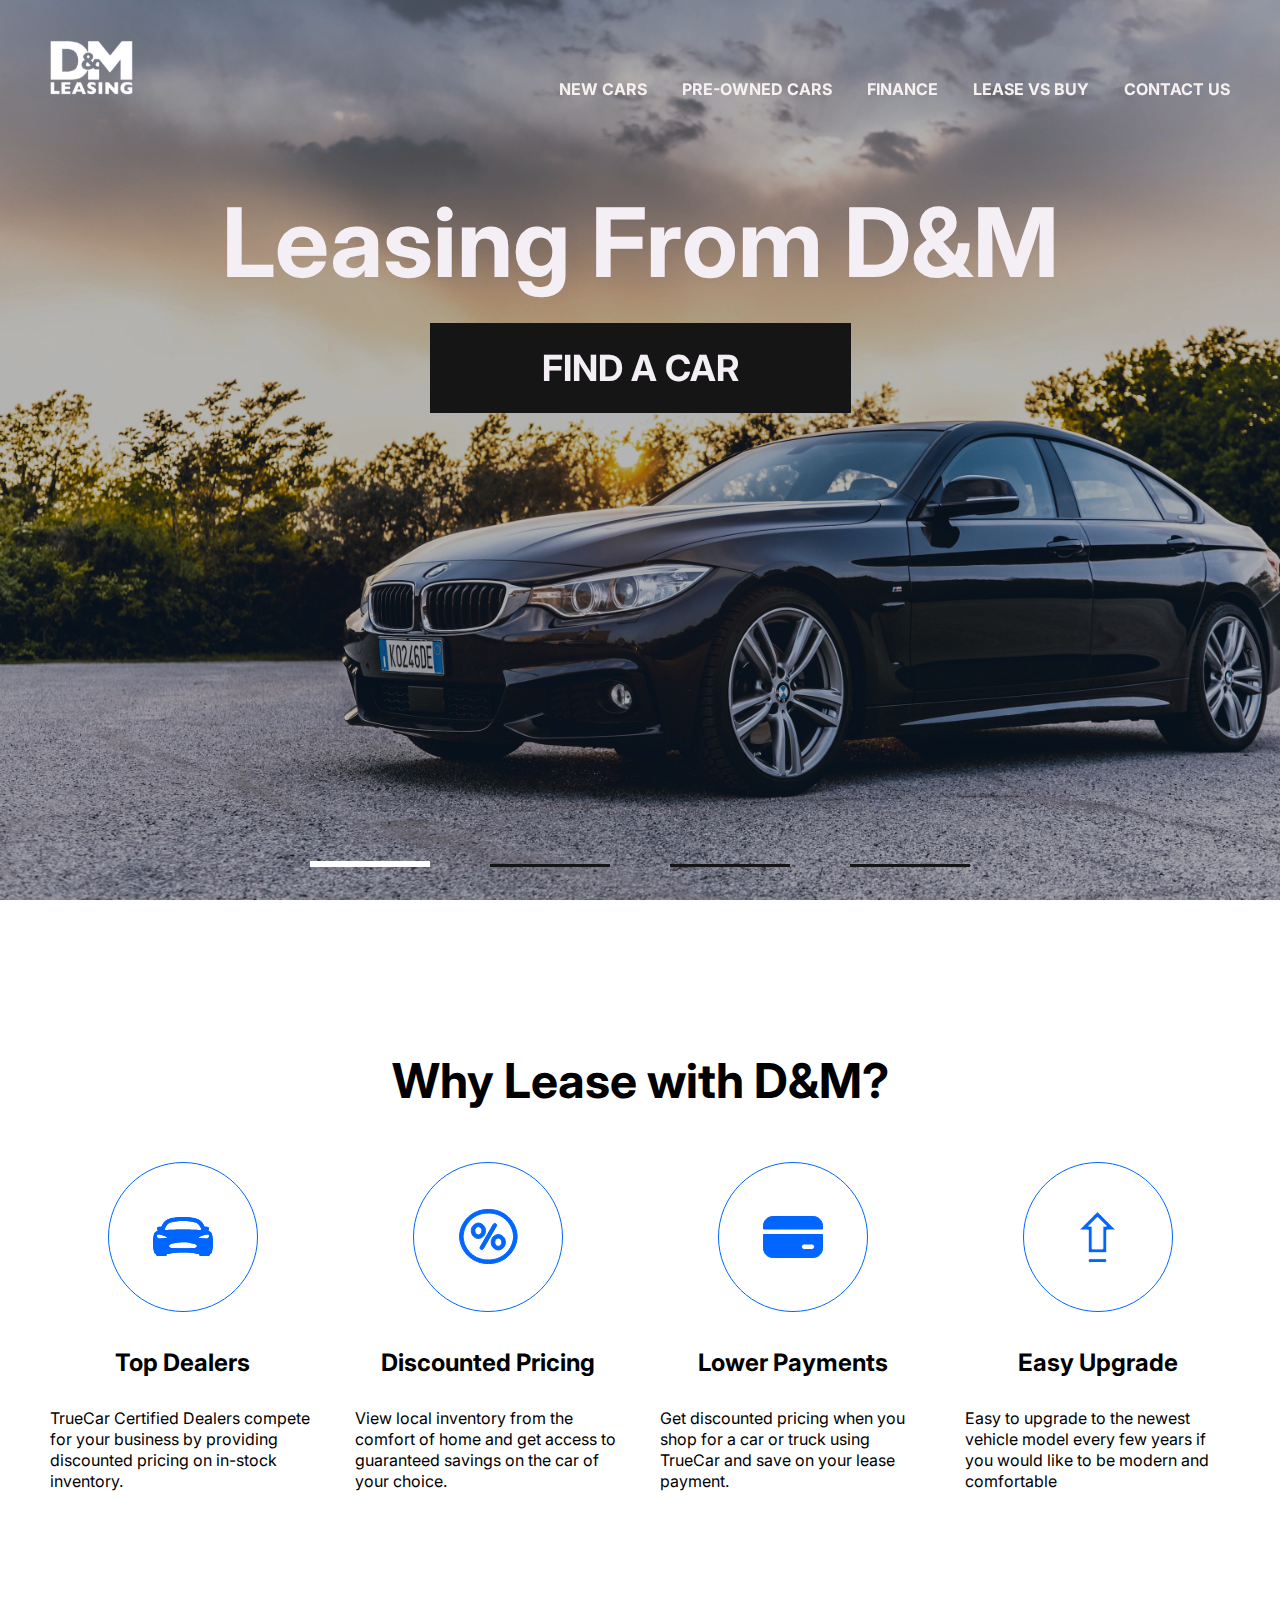
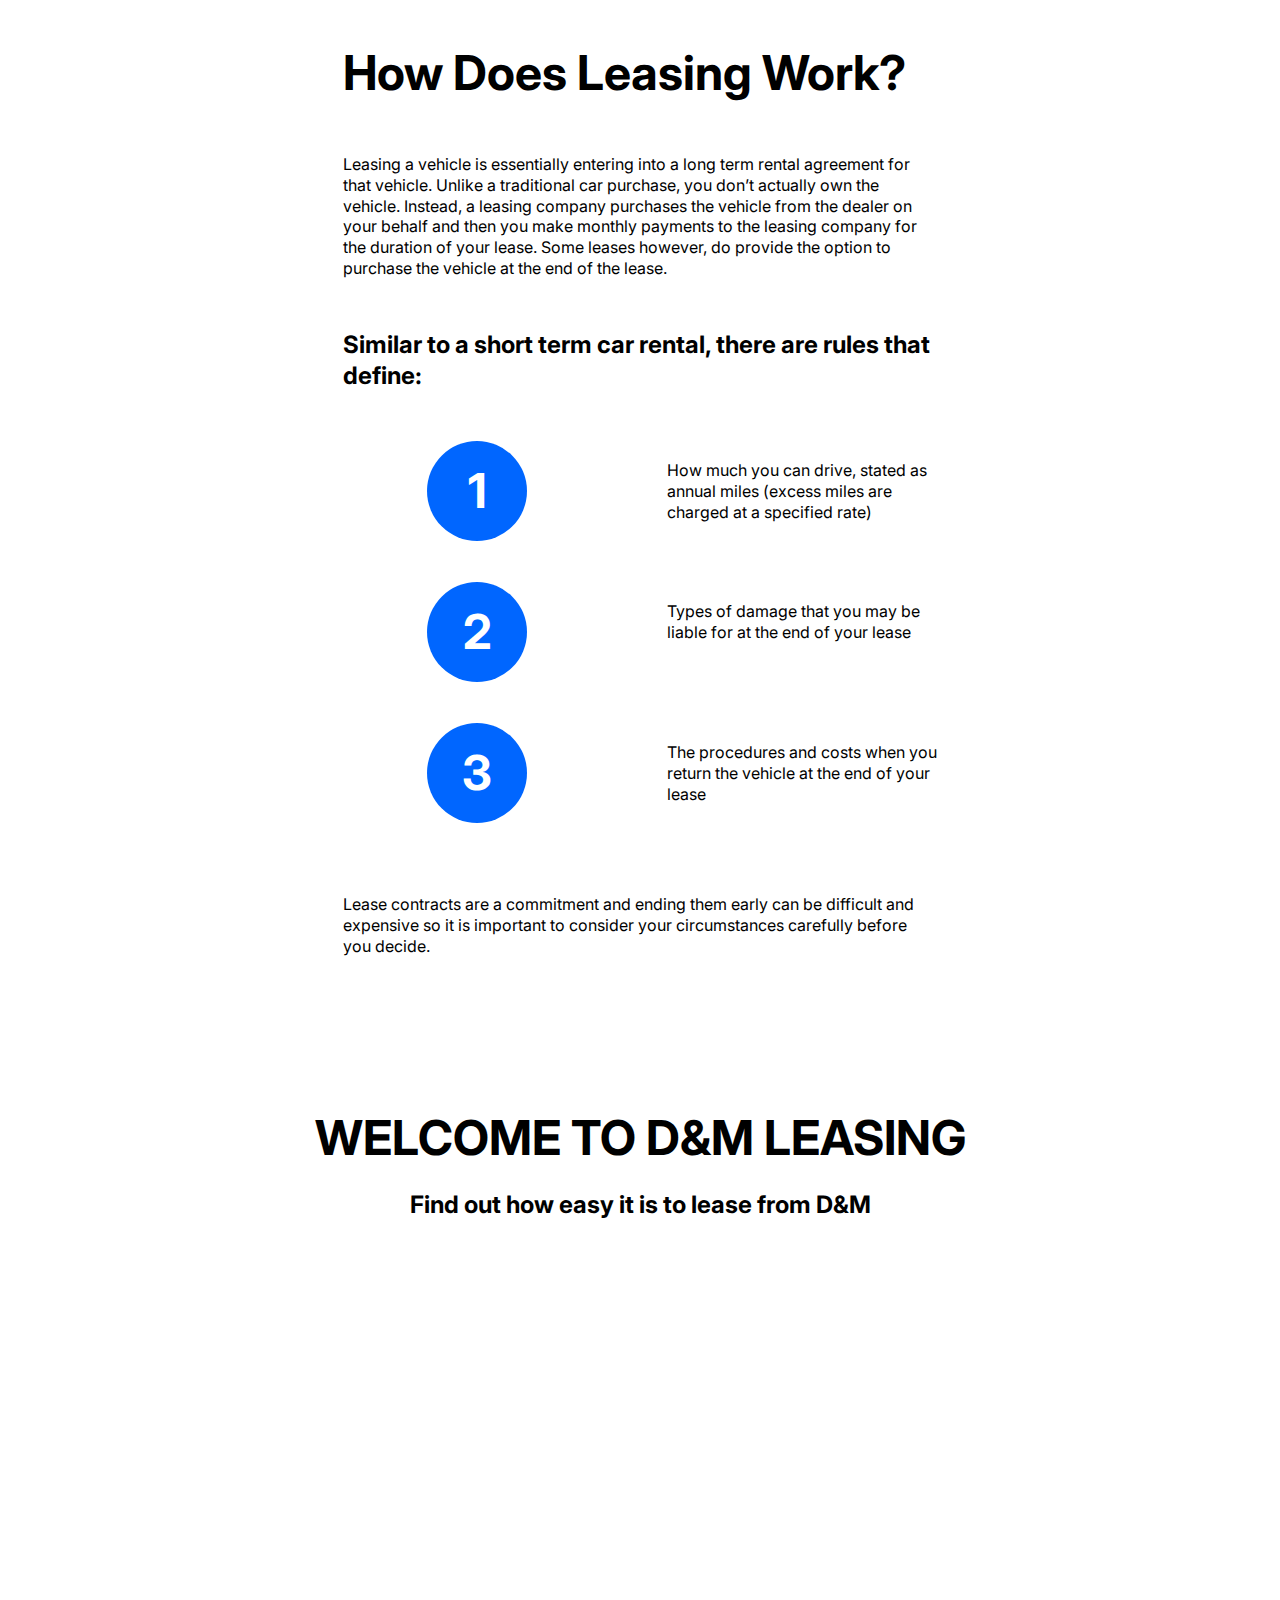
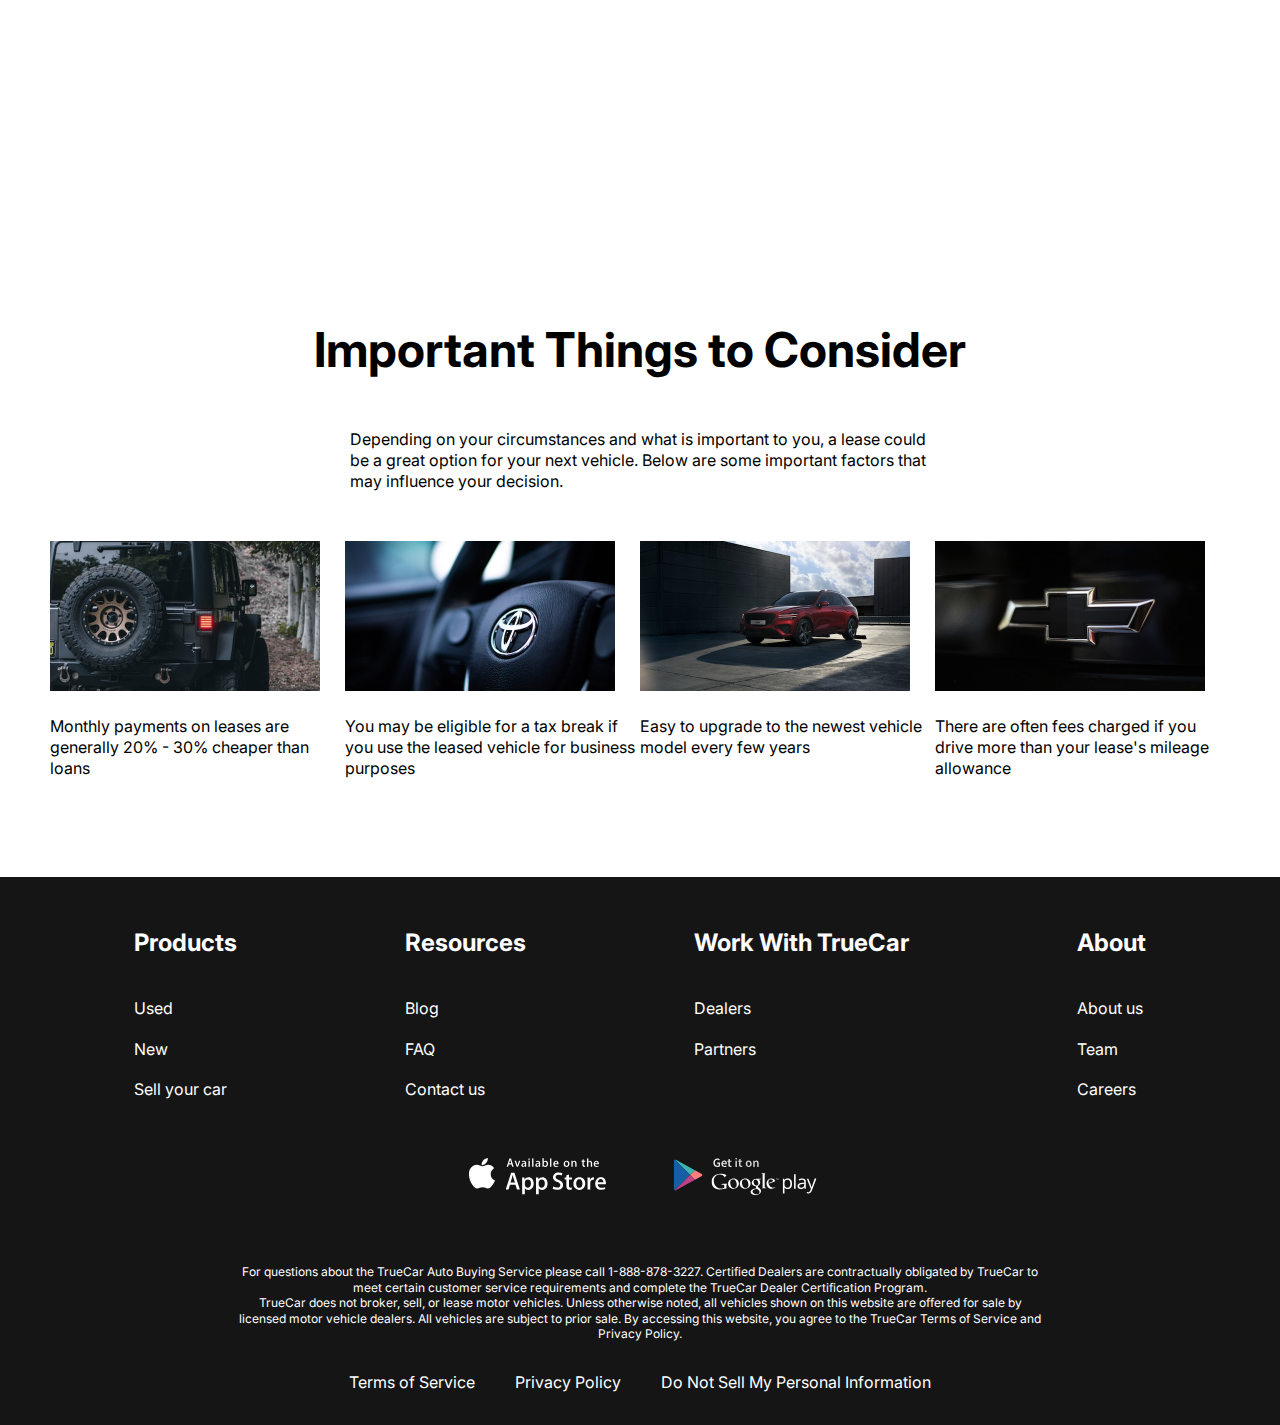
<file: index.html>
<!DOCTYPE html>
<html lang="en">
  <head>
    <meta charset="UTF-8" />
    <meta http-equiv="X-UA-Compatible" content="IE=edge" />
    <meta name="viewport" content="width=device-width, initial-scale=1.0" />
    <title>Document</title>
    <link rel="preconnect" href="https://fonts.googleapis.com" />
    <link rel="preconnect" href="https://fonts.gstatic.com" crossorigin />
    <link
      href="https://fonts.googleapis.com/css2?family=Inter:wght@400;700&display=swap"
      rel="stylesheet"
    />
    <link
      rel="stylesheet"
      href="https://cdn.jsdelivr.net/npm/swiper@9/swiper-bundle.min.css"
    />
    <link rel="stylesheet" href="css/style.css" />
  </head>
  <body>
    <div class="wrapper">
      <header class="header header-main">
        <div class="container">
          <div class="header__inner">
            <a href="#" class="logo">
              <img src="images/logo.svg" alt="" class="logo__img" />
            </a>
            <nav class="menu">
              <ul class="menu__list">
                <li class="menu__list-item">
                  <a href="" class="menu__list-link">NEW CARS</a>
                </li>
                <li class="menu__list-item">
                  <a href="" class="menu__list-link">PRE-OWNED CARS</a>
                </li>
                <li class="menu__list-item">
                  <a href="" class="menu__list-link">FINANCE</a>
                </li>
                <li class="menu__list-item">
                  <a href="" class="menu__list-link">LEASE VS BUY</a>
                </li>
                <li class="menu__list-item">
                  <a href="" class="menu__list-link">CONTACT US</a>
                </li>
              </ul>
            </nav>
          </div>
        </div>
      </header>
      <main class="main">
        <section class="top">
          <div class="container">
            <h1 class="title">Leasing From D&M</h1>
            <a href="#" class="top__link">FIND A CAR</a>
          </div>
        </section>
        <div class="slider">
          <div class="swiper">
            <div class="swiper-wrapper">
              <div class="swiper-slide" style="background-image: url(images/slide-1.jpg)"></div>
              <div class="swiper-slide" style="background-image: url(images/slide-2.jpg)"></div>
              <div class="swiper-slide" style="background-image: url(images/slide-1.jpg)"></div>
              <div class="swiper-slide" style="background-image: url(images/slide-2.jpg)"></div>
            </div>
            </div>
            <div class="swiper-pagination"></div>
          </div>
        </div>
        <section class="why-lease">
          <div class="container">
            <h2 class="section-title">
              Why Lease with D&M?
            </h2>
            <ul class="why-lease__list">
              <li class="why-lease__item">
              <img src="images/why-lease-1.svg" alt="" class="why-lease__item-img" >
              <h3 class="why-lease__item-title">
                Top Dealers
              </h3>
              <p class="why-lease__item-text">TrueCar Certified Dealers compete for your business by providing discounted pricing on in-stock inventory.</p>
            </li>
              <li class="why-lease__item">
              <img src="images/why-lease-2.svg" alt="" class="why-lease__item-img" >
              <h3 class="why-lease__item-title">
                Discounted Pricing
              </h3>
              <p class="why-lease__item-text">View local inventory from the comfort of home and get access to guaranteed savings on the car of your choice.</p>
            </li>
              <li class="why-lease__item">
              <img src="images/why-lease-3.svg" alt="" class="why-lease__item-img" >
              <h3 class="why-lease__item-title">
                Lower Payments
              </h3>
              <p class="why-lease__item-text">Get discounted pricing when you shop for a car or truck using TrueCar and save on your lease payment.</p>
            </li>
              <li class="why-lease__item">
              <img src="images/why-lease-4.svg" alt="" class="why-lease__item-img" >
              <h3 class="why-lease__item-title">
                Easy Upgrade
              </h3>
              <p class="why-lease__item-text">Easy to upgrade to the newest vehicle model every few years if you would like to be modern and comfortable</p>
            </li>
            </ul>
          </div>
        </section>
        <secton class="how-does">
          <div class="container">
            <div class="how-does__inner">
              <h1 class="how-does__title">How Does Leasing Work?</h1>
              <p class="how-does__text">Leasing a vehicle is essentially entering into a long term rental agreement for that vehicle. Unlike a traditional car purchase, you don’t actually own the vehicle. Instead, a leasing company purchases the vehicle from the dealer on your behalf and then you make monthly payments to the leasing company for the duration of your lease. Some leases however, do provide the option to purchase the vehicle at the end of the lease.</p>
              <h2 class="how-does__subtitle">Similar to a short term car rental, there are rules that define:</h2>
              <ol class="how-does__list">
                <li class="how-does__item">
                  How much you can drive, stated as annual miles (excess miles are charged at a specified rate)
                </li>
                <li class="how-does__item">
                  Types of damage that you may be liable for at the end of your lease
                </li>
                <li class="how-does__item">
                  The procedures and costs when you return the vehicle at the end of your lease
                </li>
              </ol>
              <p class="how-does__text">Lease contracts are a commitment and ending them early can be difficult and expensive so it is important to consider your circumstances carefully before you decide.</p>
            </div>
            
          </div>
        </secton>
        <section class="video">
          <div class="video__inner">
            <div class="container">
              <h1 class="video__title">
                WELCOME TO D&M LEASING
              </h1>
              <h2 class="video__subtitle">
                Find out how easy it is to lease from D&M
              </h2>
              <iframe class="video__content" width="1000" height="500" src="https://www.youtube.com/embed/IczChzK6L-M?controls=0" title="YouTube video player" frameborder="0" allow="accelerometer; autoplay; clipboard-write; encrypted-media; gyroscope; picture-in-picture; web-share" allowfullscreen></iframe>
          </div>
          </div>
        </section>
        <section class="important">
          <div class="container">
            <h1 class="important__title">
              Important Things to Consider
            </h1>
            <p class="important__text">
              Depending on your circumstances and what is important to you, a lease could be a great option for your next vehicle. Below are some important factors that may influence your decision.
            </p>
            <ul class="important__list">
              <li class="important__item">
                <img src="images/imp-1.jpg" alt="" class="important__item-img">
              <p class="important__item-text">
                Monthly payments on leases are generally 20% - 30% cheaper than loans
              </p>
            </li>
              <li class="important__item">
                <img src="images/imp-2.jpg" alt="" class="important__item-img">
              <p class="important__item-text">
                You may be eligible for a tax break if you use the leased vehicle for business purposes
              </p>
            </li>
              <li class="important__item">
                <img src="images/imp-3.jpg" alt="" class="important__item-img">
              <p class="important__item-text">
                Easy to upgrade to the newest vehicle model every few years
              </p>
            </li>
              <li class="important__item">
                <img src="images/imp-4.jpg" alt="" class="important__item-img">
              <p class="important__item-text">
                There are often fees charged if you drive more than your lease's mileage allowance
              </p>
            </li>
            </ul>
          </div>
        </section>
      </main>

      <footer class="footer">
        <div class="container">
          <nav class="footer__menu">
            <ul class="footer__menu-list">
              <li class="footer__menu-item">
                <p class="footer__menu-title">Products</p>
              </li>
              <li class="footer__menu-item">
                <a href="#" class="footer__menu-link">Used</a>
              </li>
              <li class="footer__menu-item">
                <a href="#" class="footer__menu-link">New</a>
              </li>
              <li class="footer__menu-item">
                <a href="#" class="footer__menu-link">Sell your car</a>
              </li>
            </ul>
            <ul class="footer__menu-list">
              <li class="footer__menu-item">
                <p class="footer__menu-title">Resources</p>
              </li>
              <li class="footer__menu-item">
                <a href="#" class="footer__menu-link">Blog</a>
              </li>
              <li class="footer__menu-item">
                <a href="#" class="footer__menu-link">FAQ</a>
              </li>
              <li class="footer__menu-item">
                <a href="#" class="footer__menu-link">Contact us</a>
              </li>
            </ul>
            <ul class="footer__menu-list">
              <li class="footer__menu-item">
                <p class="footer__menu-title">Work With TrueCar</p>
              </li>
              <li class="footer__menu-item">
                <a href="#" class="footer__menu-link">Dealers</a>
              </li>
              <li class="footer__menu-item">
                <a href="#" class="footer__menu-link">Partners</a>
              </li>
            </ul>
            <ul class="footer__menu-list">
              <li class="footer__menu-item">
                <p class="footer__menu-title">About</p>
              </li>
              <li class="footer__menu-item">
                <a href="#" class="footer__menu-link">About us</a>
              </li>
              <li class="footer__menu-item">
                <a href="#" class="footer__menu-link">Team</a>
              </li>
              <li class="footer__menu-item">
                <a href="#" class="footer__menu-link">Careers</a>
              </li>
            </ul>
          </nav>
          <ul class="app">
            <li class="app__item">
              <a href="#" class="app__item-link">
                <img src="images/appstore.svg" alt="" class="app__item-img" />
              </a>
            </li>
            <li class="app__item">
              <a href="#" class="app__item-link">
                <img src="images/googleplay.svg" alt="" class="app__item-img" />
              </a>
            </li>
          </ul>
          <div class="footer__copy">
            <p class="footer__copy-text">
              For questions about the TrueCar Auto Buying Service please call
              1-888-878-3227. Certified Dealers are contractually obligated by
              TrueCar to meet certain customer service requirements and complete
              the TrueCar Dealer Certification Program.
            </p>
            <p class="footer__copy-text">
              TrueCar does not broker, sell, or lease motor vehicles. Unless
              otherwise noted, all vehicles shown on this website are offered
              for sale by licensed motor vehicle dealers. All vehicles are
              subject to prior sale. By accessing this website, you agree to the
              TrueCar Terms of Service and Privacy Policy.
            </p>
          </div>
          <nav class="copy__nav">
            <ul class="copy__nav-list">
              <li class="copy__nav-item">
                <a href="#" class="copy__nav-link">Terms of Service</a>
              </li>
              <li class="copy__nav-item">
                <a href="#" class="copy__nav-link">Privacy Policy</a>
              </li>
              <li class="copy__nav-item">
                <a href="#" class="copy__nav-link"
                  >Do Not Sell My Personal Information</a
                >
              </li>
            </ul>
          </nav>
        </div>
      </footer>
    </div>

    <script src="js/swiper-bundle.min.js"></script>
    <script src="js/main.js"></script>
  </body>
</html>
</file>
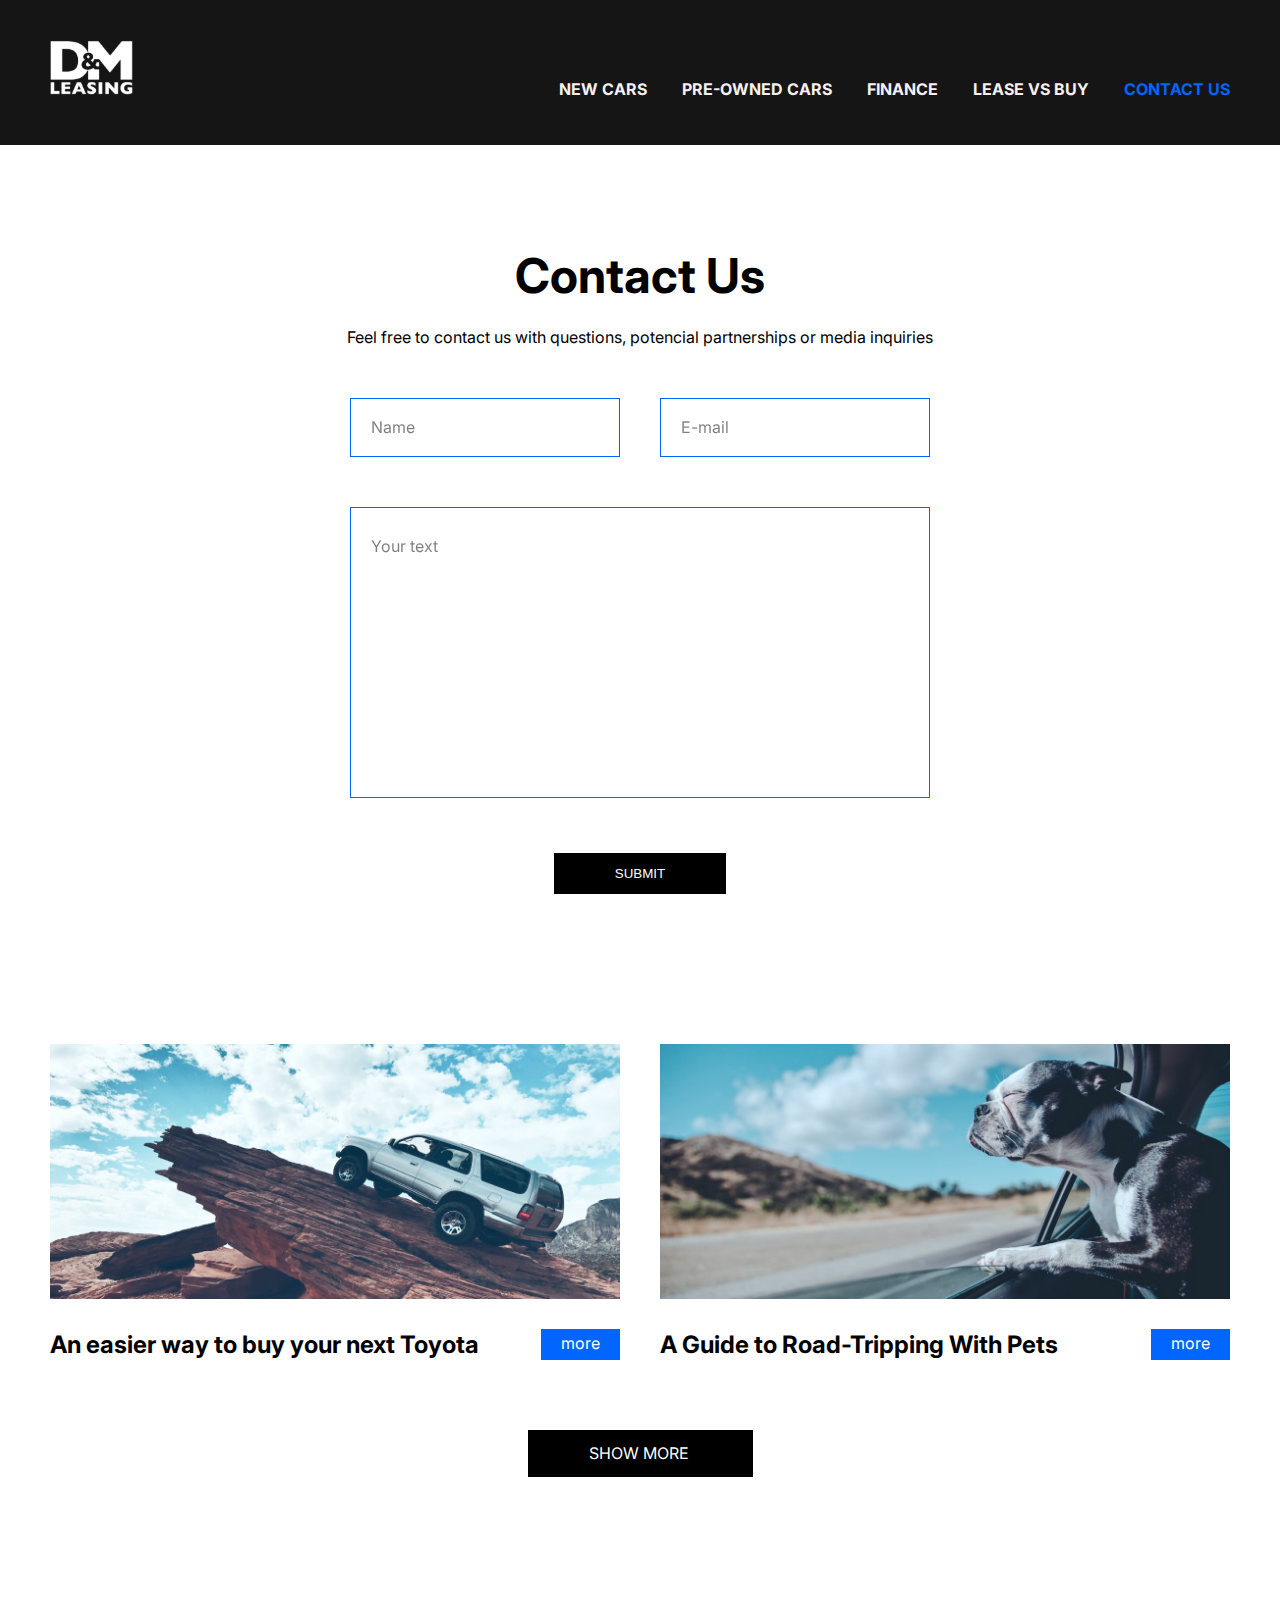
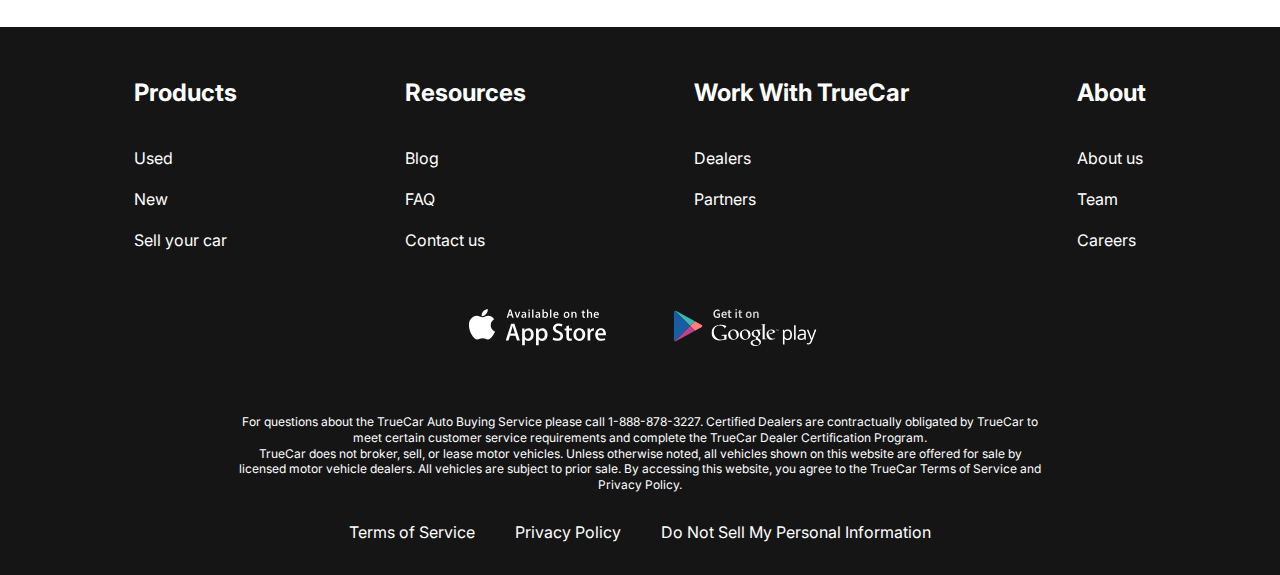
<file: contacts.html>
<!DOCTYPE html>
<html lang="en">
  <head>
    <meta charset="UTF-8" />
    <meta http-equiv="X-UA-Compatible" content="IE=edge" />
    <meta name="viewport" content="width=device-width, initial-scale=1.0" />
    <title>Document</title>
    <link rel="preconnect" href="https://fonts.googleapis.com" />
    <link rel="preconnect" href="https://fonts.gstatic.com" crossorigin />
    <link
      href="https://fonts.googleapis.com/css2?family=Inter:wght@400;700&display=swap"
      rel="stylesheet"
    />
    <link rel="stylesheet" href="css/style.css" />
  </head>
  <body>
    <div class="wrapper">
      <header class="header">
        <div class="container">
          <div class="header__inner">
            <a href="index.html" class="logo">
              <img src="images/logo.svg" alt="" class="logo__img" />
            </a>
            <nav class="menu">
              <button class="menu__btn">
                <span></span>
                <span></span>
                <span></span>
              </button>
              <ul class="menu__list">
                <li class="menu__list-item">
                  <a href="new-cars.html" class="menu__list-link">NEW CARS</a>
                </li>
                <li class="menu__list-item">
                  <a href="" class="menu__list-link">PRE-OWNED CARS</a>
                </li>
                <li class="menu__list-item">
                  <a href="" class="menu__list-link">FINANCE</a>
                </li>
                <li class="menu__list-item">
                  <a href="" class="menu__list-link">LEASE VS BUY</a>
                </li>
                <li class="menu__list-item">
                  <a href="" class="menu__list-link menu__list-link--active"
                    >CONTACT US</a
                  >
                </li>
              </ul>
            </nav>
          </div>
        </div>
      </header>
      <main class="main">
        <section class="contacts">
          <div class="container">
            <h1 class="contacts__title section-title">Contact Us</h1>
            <p class="contacts__text">
              Feel free to contact us with questions, potencial partnerships or
              media inquiries
            </p>
            <form action="#" class="form">
              <div class="form__input-outer">
                <input type="text" class="form__input" placeholder="Name" />
                <input type="email" class="form__input" placeholder="E-mail" />
              </div>
              <textarea
                class="form__textarea"
                placeholder="Your text"
              ></textarea>
              <button type="submit" class="form__btn">SUBMIT</button>
            </form>
          </div>
        </section>
        <section class="blog">
          <div class="container">
            <div class="blog__items">
              <div class="blog__item">
                <img src="images/blog-1.jpg" alt="" class="blog__item-img" />
                <h4 class="blog__item-title">
                  An easier way to buy your next Toyota
                </h4>
                <a href="#" class="blog__item-link">more</a>
              </div>
              <div class="blog__item">
                <img src="images/blog-2.jpg" alt="" class="blog__item-img" />
                <h4 class="blog__item-title">
                  A Guide to Road-Tripping With Pets
                </h4>
                <a href="#" class="blog__item-link">more</a>
              </div>
            </div>
            <a href="#" class="showmore-link">SHOW MORE</a>
          </div>
        </section>
      </main>
      <footer class="footer">
        <div class="container">
          <nav class="footer__menu">
            <ul class="footer__menu-list">
              <li class="footer__menu-item">
                <p class="footer__menu-title">Products</p>
              </li>
              <li class="footer__menu-item">
                <a href="#" class="footer__menu-link">Used</a>
              </li>
              <li class="footer__menu-item">
                <a href="#" class="footer__menu-link">New</a>
              </li>
              <li class="footer__menu-item">
                <a href="#" class="footer__menu-link">Sell your car</a>
              </li>
            </ul>
            <ul class="footer__menu-list">
              <li class="footer__menu-item">
                <p class="footer__menu-title">Resources</p>
              </li>
              <li class="footer__menu-item">
                <a href="#" class="footer__menu-link">Blog</a>
              </li>
              <li class="footer__menu-item">
                <a href="#" class="footer__menu-link">FAQ</a>
              </li>
              <li class="footer__menu-item">
                <a href="#" class="footer__menu-link">Contact us</a>
              </li>
            </ul>
            <ul class="footer__menu-list">
              <li class="footer__menu-item">
                <p class="footer__menu-title">Work With TrueCar</p>
              </li>
              <li class="footer__menu-item">
                <a href="#" class="footer__menu-link">Dealers</a>
              </li>
              <li class="footer__menu-item">
                <a href="#" class="footer__menu-link">Partners</a>
              </li>
            </ul>
            <ul class="footer__menu-list">
              <li class="footer__menu-item">
                <p class="footer__menu-title">About</p>
              </li>
              <li class="footer__menu-item">
                <a href="#" class="footer__menu-link">About us</a>
              </li>
              <li class="footer__menu-item">
                <a href="#" class="footer__menu-link">Team</a>
              </li>
              <li class="footer__menu-item">
                <a href="#" class="footer__menu-link">Careers</a>
              </li>
            </ul>
          </nav>
          <ul class="app">
            <li class="app__item">
              <a href="#" class="app__item-link">
                <img src="images/appstore.svg" alt="" class="app__item-img" />
              </a>
            </li>
            <li class="app__item">
              <a href="#" class="app__item-link">
                <img src="images/googleplay.svg" alt="" class="app__item-img" />
              </a>
            </li>
          </ul>
          <div class="footer__copy">
            <p class="footer__copy-text">
              For questions about the TrueCar Auto Buying Service please call
              1-888-878-3227. Certified Dealers are contractually obligated by
              TrueCar to meet certain customer service requirements and complete
              the TrueCar Dealer Certification Program.
            </p>
            <p class="footer__copy-text">
              TrueCar does not broker, sell, or lease motor vehicles. Unless
              otherwise noted, all vehicles shown on this website are offered
              for sale by licensed motor vehicle dealers. All vehicles are
              subject to prior sale. By accessing this website, you agree to the
              TrueCar Terms of Service and Privacy Policy.
            </p>
          </div>
          <nav class="copy__nav">
            <ul class="copy__nav-list">
              <li class="copy__nav-item">
                <a href="#" class="copy__nav-link">Terms of Service</a>
              </li>
              <li class="copy__nav-item">
                <a href="#" class="copy__nav-link">Privacy Policy</a>
              </li>
              <li class="copy__nav-item">
                <a href="#" class="copy__nav-link"
                  >Do Not Sell My Personal Information</a
                >
              </li>
            </ul>
          </nav>
        </div>
      </footer>
    </div>
    <script src="js/main.js"></script>
  </body>
</html>
</file>
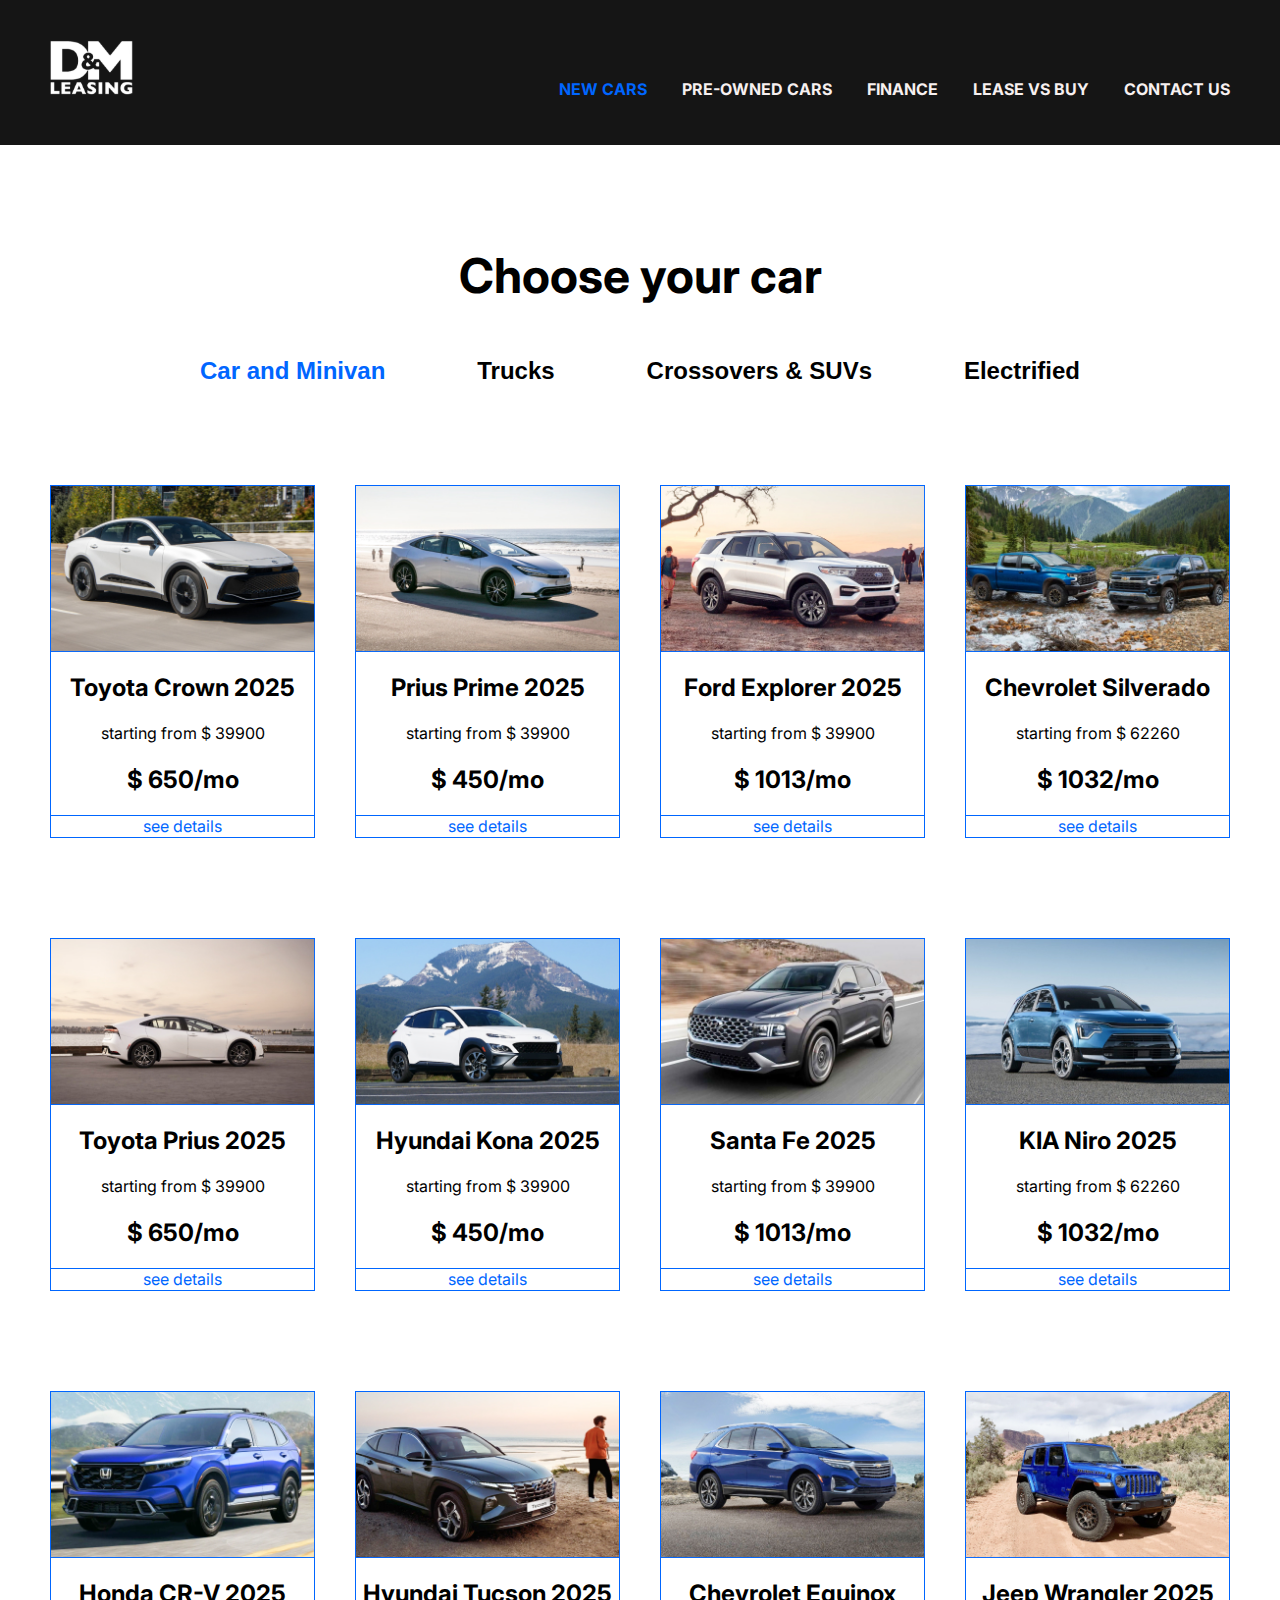
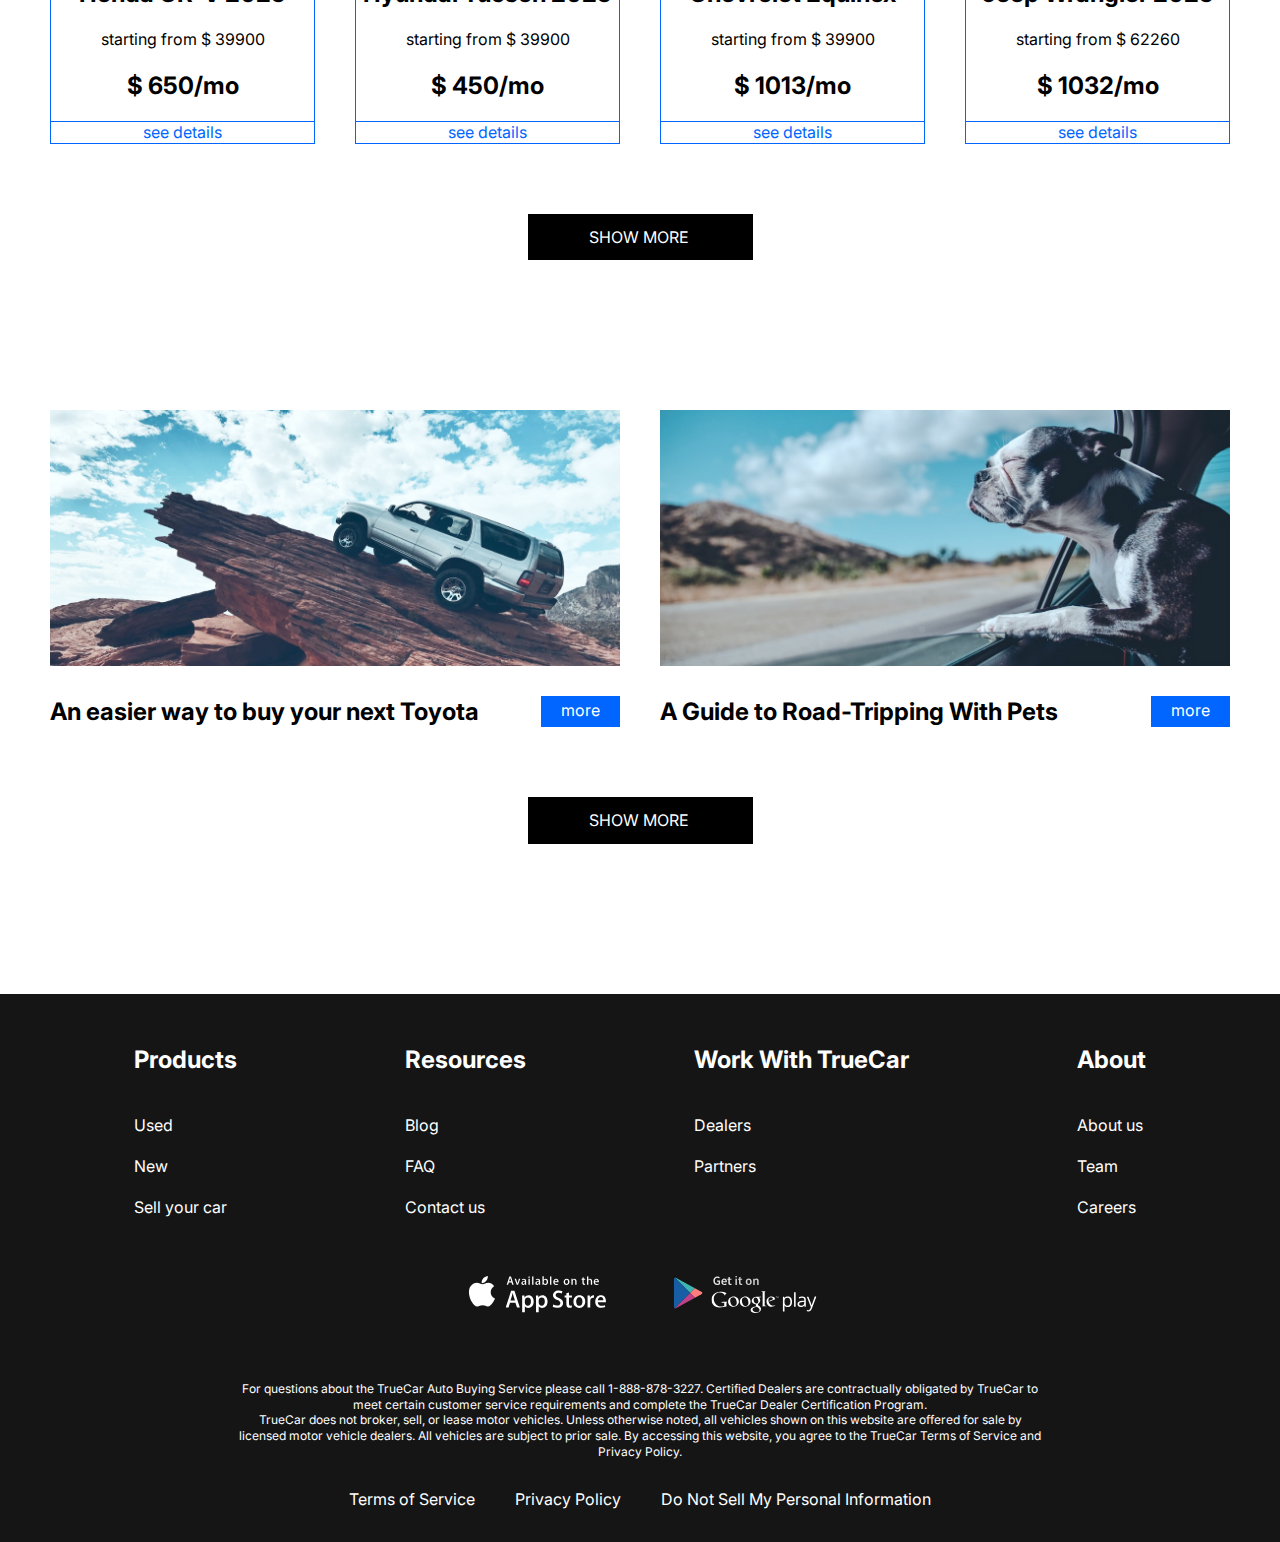
<file: new-cars.html>
<!DOCTYPE html>
<html lang="en">
  <head>
    <meta charset="UTF-8" />
    <meta http-equiv="X-UA-Compatible" content="IE=edge" />
    <meta name="viewport" content="width=device-width, initial-scale=1.0" />
    <title>Document</title>
    <link rel="preconnect" href="https://fonts.googleapis.com" />
    <link rel="preconnect" href="https://fonts.gstatic.com" crossorigin />
    <link
      href="https://fonts.googleapis.com/css2?family=Inter:wght@400;700&display=swap"
      rel="stylesheet"
    />
    <link rel="stylesheet" href="css/style.css" />
  </head>
  <body>
    <div class="wrapper">
      <header class="header">
        <div class="container">
          <div class="header__inner">
            <a href="index.html" class="logo">
              <img src="images/logo.svg" alt="" class="logo__img" />
            </a>
            <nav class="menu">
              <button class="menu__btn">
                <span></span>
                <span></span>
                <span></span>
              </button>
              <ul class="menu__list">
                <li class="menu__list-item">
                  <a href="" class="menu__list-link menu__list-link--active"
                    >NEW CARS</a
                  >
                </li>
                <li class="menu__list-item">
                  <a href="" class="menu__list-link">PRE-OWNED CARS</a>
                </li>
                <li class="menu__list-item">
                  <a href="" class="menu__list-link">FINANCE</a>
                </li>
                <li class="menu__list-item">
                  <a href="" class="menu__list-link">LEASE VS BUY</a>
                </li>
                <li class="menu__list-item">
                  <a href="contacts.html" class="menu__list-link">CONTACT US</a>
                </li>
              </ul>
            </nav>
          </div>
        </div>
      </header>
      <main class="main">
        <section class="choose">
          <div class="container">
            <h2 class="section-title">Choose your car</h2>
            <div class="tabs">
              <div class="tabs__btn">
                <button
                  class="tabs__btn-item tabs__btn-item--active"
                  data-button="content-1"
                >
                  Car and Minivan
                </button>
                <button class="tabs__btn-item" data-button="content-2">
                  Trucks
                </button>
                <button class="tabs__btn-item" data-button="content-3">
                  Crossovers & SUVs
                </button>
                <button class="tabs__btn-item" data-button="content-4">
                  Electrified
                </button>
              </div>
              <div class="tabs__content">
                <div
                  class="tabs__content-item tabs__content-item--active"
                  id="content-1"
                >
                  <div class="card">
                    <img class="card-img" src="images/card-1.jpg" alt="" />
                    <div class="card__content">
                      <h2 class="card__title">Toyota Crown 2025</h2>
                      <p class="card__text">starting from $ 39900</p>
                      <p class="card__price">$ 650/mo</p>
                    </div>
                    <a class="card__link" href="#">see details</a>
                  </div>
                  <div class="card">
                    <img class="card-img" src="images/card-2.jpg" alt="" />
                    <div class="card__content">
                      <h2 class="card__title">Prius Prime 2025</h2>
                      <p class="card__text">starting from $ 39900</p>
                      <p class="card__price">$ 450/mo</p>
                    </div>
                    <a class="card__link" href="#">see details</a>
                  </div>
                  <div class="card">
                    <img class="card-img" src="images/card-3.jpg" alt="" />
                    <div class="card__content">
                      <h2 class="card__title">Ford Explorer 2025</h2>
                      <p class="card__text">starting from $ 39900</p>
                      <p class="card__price">$ 1013/mo</p>
                    </div>
                    <a class="card__link" href="#">see details</a>
                  </div>
                  <div class="card">
                    <img class="card-img" src="images/card-4.jpg" alt="" />
                    <div class="card__content">
                      <h2 class="card__title">Chevrolet Silverado</h2>
                      <p class="card__text">starting from $ 62260</p>
                      <p class="card__price">$ 1032/mo</p>
                    </div>
                    <a class="card__link" href="#">see details</a>
                  </div>
                  <div class="card">
                    <img class="card-img" src="images/card-5.jpg" alt="" />
                    <div class="card__content">
                      <h2 class="card__title">Toyota Prius 2025</h2>
                      <p class="card__text">starting from $ 39900</p>
                      <p class="card__price">$ 650/mo</p>
                    </div>
                    <a class="card__link" href="#">see details</a>
                  </div>
                  <div class="card">
                    <img class="card-img" src="images/card-6.jpg" alt="" />
                    <div class="card__content">
                      <h2 class="card__title">Hyundai Kona 2025</h2>
                      <p class="card__text">starting from $ 39900</p>
                      <p class="card__price">$ 450/mo</p>
                    </div>
                    <a class="card__link" href="#">see details</a>
                  </div>
                  <div class="card">
                    <img class="card-img" src="images/card-7.jpg" alt="" />
                    <div class="card__content">
                      <h2 class="card__title">Santa Fe 2025</h2>
                      <p class="card__text">starting from $ 39900</p>
                      <p class="card__price">$ 1013/mo</p>
                    </div>
                    <a class="card__link" href="#">see details</a>
                  </div>
                  <div class="card">
                    <img class="card-img" src="images/card-8.jpg" alt="" />
                    <div class="card__content">
                      <h2 class="card__title">KIA Niro 2025</h2>
                      <p class="card__text">starting from $ 62260</p>
                      <p class="card__price">$ 1032/mo</p>
                    </div>
                    <a class="card__link" href="#">see details</a>
                  </div>
                  <div class="card">
                    <img class="card-img" src="images/card-9.jpg" alt="" />
                    <div class="card__content">
                      <h2 class="card__title">Honda CR-V 2025</h2>
                      <p class="card__text">starting from $ 39900</p>
                      <p class="card__price">$ 650/mo</p>
                    </div>
                    <a class="card__link" href="#">see details</a>
                  </div>
                  <div class="card">
                    <img class="card-img" src="images/card-10.jpg" alt="" />
                    <div class="card__content">
                      <h2 class="card__title">Hyundai Tucson 2025</h2>
                      <p class="card__text">starting from $ 39900</p>
                      <p class="card__price">$ 450/mo</p>
                    </div>
                    <a class="card__link" href="#">see details</a>
                  </div>
                  <div class="card">
                    <img class="card-img" src="images/card-11.jpg" alt="" />
                    <div class="card__content">
                      <h2 class="card__title">Chevrolet Equinox</h2>
                      <p class="card__text">starting from $ 39900</p>
                      <p class="card__price">$ 1013/mo</p>
                    </div>
                    <a class="card__link" href="#">see details</a>
                  </div>
                  <div class="card">
                    <img class="card-img" src="images/card-12.jpg" alt="" />
                    <div class="card__content">
                      <h2 class="card__title">Jeep Wrangler 2025</h2>
                      <p class="card__text">starting from $ 62260</p>
                      <p class="card__price">$ 1032/mo</p>
                    </div>
                    <a class="card__link" href="#">see details</a>
                  </div>
                </div>
                <div class="tabs__content-item" id="content-2">
                  <div class="card">
                    <img class="card-img" src="images/card-4.jpg" alt="" />
                    <div class="card__content">
                      <h2 class="card__title">Chevrolet Silverado</h2>
                      <p class="card__text">starting from $ 62260</p>
                      <p class="card__price">$ 1032/mo</p>
                    </div>
                    <a class="card__link" href="#">see details</a>
                  </div>
                </div>
                <div class="tabs__content-item" id="content-3">
                  <div class="card">
                    <img class="card-img" src="images/card-9.jpg" alt="" />
                    <div class="card__content">
                      <h2 class="card__title">Honda CR-V 2025</h2>
                      <p class="card__text">starting from $ 39900</p>
                      <p class="card__price">$ 650/mo</p>
                    </div>
                    <a class="card__link" href="#">see details</a>
                  </div>
                  <div class="card">
                    <img class="card-img" src="images/card-10.jpg" alt="" />
                    <div class="card__content">
                      <h2 class="card__title">Hyundai Tucson 2025</h2>
                      <p class="card__text">starting from $ 39900</p>
                      <p class="card__price">$ 450/mo</p>
                    </div>
                    <a class="card__link" href="#">see details</a>
                  </div>
                  <div class="card">
                    <img class="card-img" src="images/card-11.jpg" alt="" />
                    <div class="card__content">
                      <h2 class="card__title">Chevrolet Equinox</h2>
                      <p class="card__text">starting from $ 39900</p>
                      <p class="card__price">$ 1013/mo</p>
                    </div>
                    <a class="card__link" href="#">see details</a>
                  </div>
                  <div class="card">
                    <img class="card-img" src="images/card-12.jpg" alt="" />
                    <div class="card__content">
                      <h2 class="card__title">Jeep Wrangler 2025</h2>
                      <p class="card__text">starting from $ 62260</p>
                      <p class="card__price">$ 1032/mo</p>
                    </div>
                    <a class="card__link" href="#">see details</a>
                  </div>
                </div>
                <div class="tabs__content-item" id="content-4">
                  <div class="card">
                    <img class="card-img" src="images/card-5.jpg" alt="" />
                    <div class="card__content">
                      <h2 class="card__title">Toyota Prius 2025</h2>
                      <p class="card__text">starting from $ 39900</p>
                      <p class="card__price">$ 650/mo</p>
                    </div>
                    <a class="card__link" href="#">see details</a>
                  </div>
                  <div class="card">
                    <img class="card-img" src="images/card-6.jpg" alt="" />
                    <div class="card__content">
                      <h2 class="card__title">Hyundai Kona 2025</h2>
                      <p class="card__text">starting from $ 39900</p>
                      <p class="card__price">$ 450/mo</p>
                    </div>
                    <a class="card__link" href="#">see details</a>
                  </div>
                </div>
              </div>
            </div>
            <a href="#" class="showmore-link">SHOW MORE</a>
          </div>
        </section>

        <section class="blog">
          <div class="container">
            <div class="blog__items">
              <div class="blog__item">
                <img src="images/blog-1.jpg" alt="" class="blog__item-img" />
                <h4 class="blog__item-title">
                  An easier way to buy your next Toyota
                </h4>
                <a href="#" class="blog__item-link">more</a>
              </div>
              <div class="blog__item">
                <img src="images/blog-2.jpg" alt="" class="blog__item-img" />
                <h4 class="blog__item-title">
                  A Guide to Road-Tripping With Pets
                </h4>
                <a href="#" class="blog__item-link">more</a>
              </div>
            </div>
            <a href="#" class="showmore-link">SHOW MORE</a>
          </div>
        </section>
      </main>
      <footer class="footer">
        <div class="container">
          <nav class="footer__menu">
            <ul class="footer__menu-list">
              <li class="footer__menu-item">
                <p class="footer__menu-title">Products</p>
              </li>
              <li class="footer__menu-item">
                <a href="#" class="footer__menu-link">Used</a>
              </li>
              <li class="footer__menu-item">
                <a href="#" class="footer__menu-link">New</a>
              </li>
              <li class="footer__menu-item">
                <a href="#" class="footer__menu-link">Sell your car</a>
              </li>
            </ul>
            <ul class="footer__menu-list">
              <li class="footer__menu-item">
                <p class="footer__menu-title">Resources</p>
              </li>
              <li class="footer__menu-item">
                <a href="#" class="footer__menu-link">Blog</a>
              </li>
              <li class="footer__menu-item">
                <a href="#" class="footer__menu-link">FAQ</a>
              </li>
              <li class="footer__menu-item">
                <a href="#" class="footer__menu-link">Contact us</a>
              </li>
            </ul>
            <ul class="footer__menu-list">
              <li class="footer__menu-item">
                <p class="footer__menu-title">Work With TrueCar</p>
              </li>
              <li class="footer__menu-item">
                <a href="#" class="footer__menu-link">Dealers</a>
              </li>
              <li class="footer__menu-item">
                <a href="#" class="footer__menu-link">Partners</a>
              </li>
            </ul>
            <ul class="footer__menu-list">
              <li class="footer__menu-item">
                <p class="footer__menu-title">About</p>
              </li>
              <li class="footer__menu-item">
                <a href="#" class="footer__menu-link">About us</a>
              </li>
              <li class="footer__menu-item">
                <a href="#" class="footer__menu-link">Team</a>
              </li>
              <li class="footer__menu-item">
                <a href="#" class="footer__menu-link">Careers</a>
              </li>
            </ul>
          </nav>
          <ul class="app">
            <li class="app__item">
              <a href="#" class="app__item-link">
                <img src="images/appstore.svg" alt="" class="app__item-img" />
              </a>
            </li>
            <li class="app__item">
              <a href="#" class="app__item-link">
                <img src="images/googleplay.svg" alt="" class="app__item-img" />
              </a>
            </li>
          </ul>
          <div class="footer__copy">
            <p class="footer__copy-text">
              For questions about the TrueCar Auto Buying Service please call
              1-888-878-3227. Certified Dealers are contractually obligated by
              TrueCar to meet certain customer service requirements and complete
              the TrueCar Dealer Certification Program.
            </p>
            <p class="footer__copy-text">
              TrueCar does not broker, sell, or lease motor vehicles. Unless
              otherwise noted, all vehicles shown on this website are offered
              for sale by licensed motor vehicle dealers. All vehicles are
              subject to prior sale. By accessing this website, you agree to the
              TrueCar Terms of Service and Privacy Policy.
            </p>
          </div>
          <nav class="copy__nav">
            <ul class="copy__nav-list">
              <li class="copy__nav-item">
                <a href="#" class="copy__nav-link">Terms of Service</a>
              </li>
              <li class="copy__nav-item">
                <a href="#" class="copy__nav-link">Privacy Policy</a>
              </li>
              <li class="copy__nav-item">
                <a href="#" class="copy__nav-link"
                  >Do Not Sell My Personal Information</a
                >
              </li>
            </ul>
          </nav>
        </div>
      </footer>
    </div>
    <script src="js/main.js"></script>
  </body>
</html>
</file>
<file: css/style.css>
html {
  box-sizing: border-box;
}
*,
*::after,
*::before {
  box-sizing: inherit;
  margin: 0;
  padding: 0;
}

html,
body {
  height: 100%;
}

ul {
  list-style-type: none;
}

a {
  text-decoration: none;
  color: inherit;
}

.wrapper {
  min-height: 100%;
  display: flex;
  flex-direction: column;
}

body {
  font-size: 16px;
  font-weight: 400;
  font-family: "Inter", sans-serif;
  line-height: 1.3;
}

.container {
  max-width: 1200px;
  margin: 0 auto;
  padding: 0 10px;
}

.header {
  background-color: #151515;
}

.header-main {
  background-color: transparent;
  z-index: 10;
  position: absolute;
  left: 0;
  right: 0;
}

.header__inner {
  padding-top: 40px;
  padding-bottom: 45px;
  display: flex;
  justify-content: space-between;
  align-items: end;
}

.menu__list {
  display: flex;
  gap: 35px;
}

.menu__list-link {
  color: rgb(247, 240, 240);
  text-transform: uppercase;
  font-weight: 700;
}

.menu__list-link--active {
  color: #0066ff;
}

.top {
  color: rgb(244, 238, 245);
  text-align: center;
  padding-top: 105px;
  padding-bottom: 50px;
  z-index: 5;
  position: absolute;
  left: 0;
  right: 0;
}

.title {
  padding-bottom: 40px;
  font-size: 96px;
  font-weight: 700;
  margin-top: 75px;
}

.top__link {
  padding: 23px 112px;
  background-color: #151515;
  font-size: 36px;
  font-weight: 700;
}

.swiper::after {
  content: "";
  background: rgba(21, 21, 21, 0.3);
  position: absolute;
  z-index: 5;
  left: 0;
  top: 0;
  right: 0;
  bottom: 0;
}

.swiper-wrapper {
  background: rgba(21, 21, 21, 0.3);
}

.swiper-slide {
  background-repeat: no-repeat;
  background-size: cover;
  background-position: center;
  height: 100vh;
}

.swiper-pagination-bullet {
  width: 120px;
  height: 3px;
  background-color: #151515;
  border-radius: 0;
  opacity: 1;
  margin: 0 30px !important;
}
.swiper-pagination-bullet-active {
  height: 6px;
  background-color: #fff;
}

.swiper-horizontal > .swiper-pagination-bullets,
.swiper-pagination-bullets.swiper-pagination-horizontal,
.swiper-pagination-custom,
.swiper-pagination-fraction {
  bottom: 28px;
}
/*
.top {
  display: flex;
  flex-direction: column;
  justify-content: center;
}

.title {
  font-size: 96px;
  max-width: 874px;
  align-items: center;
  margin-top: 152px;
  margin-bottom: 61px;
}

.top__link {
  padding: 23px 112px;
  background-color: #151515;
  color: #fff;
  font-size: 36px;
  font-weight: 700;
  justify-content: center;
}
*/

.footer {
  background-color: #151515;
  padding: 50px 0 32px;
  color: #fff;
}

.footer__menu {
  display: flex;
  justify-content: space-around;
  margin-bottom: 50px;
}

.footer__menu-title {
  font-size: 24px;
  font-weight: 700;
  padding-bottom: 20px;
}

.footer__menu-item + .footer__menu-item {
  padding-top: 20px;
}

.app {
  display: flex;
  justify-content: center;
  gap: 39px;
  margin-bottom: 59px;
}

.footer__copy {
  font-size: 12px;
  text-align: center;
  align-items: center;
  max-width: 806px;
  margin: 0 auto 30px;
}

.copy__nav-list {
  display: flex;
  gap: 40px;
  justify-content: center;
}

.main {
  flex-grow: 1;
}

.why-lease {
  padding: 150px 0;
}

.section-title {
  font-size: 48px;
  font-weight: 700;
  margin-bottom: 50px;
  text-align: center;
}

.why-lease__list {
  display: grid;
  grid-template-columns: repeat(4, 1fr);
  gap: 40px;
  text-align: center;
}

.why-lease__item-img {
  margin-bottom: 30px;
}

.why-lease__item-title {
  margin-bottom: 30px;
  font-size: 24px;
  font-weight: 700;
}

.why-lease__item-text {
  text-align: left;
}

/* lease work */

.how-does__inner {
  max-width: 594px;
  margin: 0 auto;
  margin-bottom: 150px;
}
.how-does__title,
.how-does__subtitle {
  padding-bottom: 50px;
}
.how-does__subtitle {
  margin-top: 50px;
}
.how-does__title {
  font-size: 48px;
}

.how-does__list {
  padding-bottom: 70px;
  counter-reset: myCounter;
}
.how-does__item {
  list-style: none;
  width: 270px;
  position: relative;
  margin-left: auto;
  box-sizing: content-box;
  padding: 19px 0 19px 240px;
  min-height: 63px;
}

.how-does__item + .how-does__item {
  margin-top: 40px;
}

.how-does__item::before {
  counter-increment: myCounter;
  content: counter(myCounter);
  display: flex;
  justify-content: center;
  align-items: center;
  font-size: 48px;
  font-weight: 700;
  background-color: #0066ff;
  color: #fff;
  width: 100px;
  height: 100px;
  border-radius: 50%;
  position: absolute;
  left: 0;
  top: 0;
}

.video__inner {
  /* max-width: 694px; */
  margin: 0 auto;
  margin-bottom: 150px;
}

.video__title {
  font-size: 48px;
  margin-bottom: 20px;
  text-align: center;
}

.video__subtitle {
  text-align: center;
  margin-bottom: 50px;
}

.video__content {
  margin: 0 auto;
  display: block;
}

/* important section */
.important__title {
  font-family: Inter;
  font-size: 48px;
  font-style: normal;
  font-weight: 700;
  line-height: normal;
  text-align: center;
  margin-bottom: 50px;
}

.important__text {
  width: 580px;
  margin: 0 auto 50px;
}

.important__list {
  display: grid;
  grid-template-columns: repeat(4, 1fr);
  /* gap: 40px; */
}

.important__item-img {
  margin-bottom: 20px;
}

.important__item-text {
  margin-bottom: 98px;
}

/* Contact Page */
.contacts {
  margin-top: 100px;
  text-align: center;
}

.contacts__title {
  margin-bottom: 20px;
}

.contacts__text {
  margin-bottom: 50px;
}

.form {
  max-width: 580px;
  margin-bottom: 150px;
  margin: 0 auto;
  /* align-items: center; */
}

.form__input {
  width: 270px;
  padding: 18px 20px;
  margin-bottom: 50px;
  border: 1px solid #0066ff;
  display: inline-block;
  font-size: 16px;
  font-weight: 400;
  font-family: "Inter", sans-serif;
  line-height: 1.3;
  color: #000;
}

.form__input::placeholder,
.form__textarea::placeholder {
  font-size: 16px;
  font-weight: 400;
  font-family: "Inter", sans-serif;
  line-height: 1.3;
  color: #000;
  opacity: 0.5;
}

.form__input-outer {
  display: flex;
  justify-content: space-between;
}

.form__textarea {
  width: 100%;
  height: 291px;
  margin-bottom: 50px;
  border: 1px solid #0066ff;
  resize: none;
  padding: 28px 20px;
  font-size: 16px;
  font-weight: 400;
  font-family: "Inter", sans-serif;
  line-height: 1.3;
  color: #000;
  margin-bottom: 50px;
}

.form__btn {
  padding: 13px 61px;
  background-color: #000;
  color: #fff;
  margin-bottom: 150px;
  border: none;
}

.blog {
  padding-bottom: 150px;
}

.blog__items {
  display: grid;
  grid-template-columns: repeat(2, 1fr);
  gap: 40px;
  margin-bottom: 70px;
}

.blog__item {
  display: flex;
  justify-content: space-between;
  flex-wrap: wrap;
}

.blog__item-img {
  margin-bottom: 30px;
  width: 100%;
}

.blog__item-title {
  flex-basis: 446px;
  font-size: 24px;
}

.blog__item-link {
  color: #fff;
  background-color: #0066ff;
  padding: 4px 20px;
}

.showmore-link {
  text-transform: uppercase;
  background-color: #000;
  color: #fff;
  padding: 13px 61px;
  width: 225px;
  margin: 0 auto;
  display: block;
}

.choose {
  padding: 100px 0 150px;
}

.tabs {
  margin-bottom: 70px;
}

.tabs__btn {
  padding: 0 150px 100px;
  display: flex;
  justify-content: space-between;
  gap: 80px;
}

.tabs__btn-item--active {
  color: #0066ff;
}

.tabs__content-item {
  display: none;
  grid-template-columns: repeat(4, 1fr);
  gap: 100px 40px;
}

.tabs__content-item.tabs__content-item--active {
  display: grid;
}

.card {
  text-align: center;
}

.card-img {
  marging-bottom: 20px;
}

.card__content {
  padding: 0 5px;
  border: 1px solid #0066ff;
  border-top: 0;
}

.card-img {
  display: block;
}

.card__title {
  padding-top: 20px;
  font-size: 24px;
  font-weight: 700;
  margin-bottom: 20px;
}

.card__price {
  margin-bottom: 20px;
  font-weight: 700;
  font-size: 24px;
}

.card__text {
  margin-bottom: 20px;
}

.card__link {
  display: block;
  color: #0066ff;
  border: 1px solid #0066ff;
  border-top: 0;
}

.tabs__btn-item {
  font-size: 24px;
  font-weight: 700;
  cursor: pointer;
  border: none;
  background-color: transparent;
  padding: 0;
}

.menu__btn {
  width: 30px;
  height: 20px;
  display: flex;
  flex-direction: column;
  justify-content: space-between;
  padding: 0;
  border: none;
  background-color: transparent;
  cursor: pointer;
  display: none;
}

.menu__btn span {
  height: 2px;
  background-color: #fff;
  width: 100%;
}

.card-img {
  width: 100%;
}

/*----------------------Media----------------------*/
@media (max-width: 1180px) {
  .important__list {
    gap: 30px 20px;
  }
  .important__item-img {
    width: 100%;
  }
  .tabs__content-item {
    grid-template-columns: repeat(3, 1fr);
  }
}

@media (max-width: 1040px) {
  .video__content {
    width: 100%;
  }
  .tabs__btn {
    padding: 0 0 50px;
    gap: 20px;
  }
}

@media (max-width: 860px) {
  .menu__btn {
    display: flex;
  }
  .menu__btn,
  .logo {
    z-index: 10;
    position: relative;
  }
  .menu__list {
    position: absolute;
    z-index: 5;
    background-color: #151515;
    flex-direction: column;
    padding-top: 200px;
    height: 100vh;
    top: 0;
    right: 0;
    left: 0;
    bottom: 0;
    align-items: center;
    transform: translateY(-100%);
    transition: transform 0.3s ease;
  }
  .menu__list.menu__list--active {
    transform: translateY(0%);
  }
  .important__list {
    grid-template-columns: repeat(2, 1fr);
  }
  .why-lease__list {
    grid-template-columns: repeat(2, 1fr);
    gap: 20px;
  }
  .tabs__content-item {
    grid-template-columns: repeat(2, 1fr);
  }
}

@media (max-width: 768px) {
  .title {
    font-size: 70px;
    margin-top: 100px;
  }
  .top__link {
    max-width: 360px;
    font-size: 28px;
    padding: 16px;
  }
  .swiper-pagination-bullet {
    width: 60px;
  }
  .swiper-pagination-bullet-active {
    height: 4px;
  }
  .video__content {
    height: 400px;
  }
  .footer__menu {
    display: grid;
    grid-template-columns: repeat(2, 1fr);
    gap: 40px;
  }
}

@media (max-width: 650px) {
  .tabs__content-item {
    grid-template-columns: repeat(1, 1fr);
  }
  .tabs__btn-item {
    font-size: 18px;
  }
  .blog__items {
    grid-template-columns: repeat(1, 1fr);
  }
  .blog__item-link {
    margin-top: 20px;
  }
}

@media (max-width: 600px) {
  .title {
    font-size: 70px;
  }
  .top__link {
    max-width: 310px;
    font-size: 24px;
    padding: 16px;
  }
  .swiper-pagination-bullet {
    width: 20px;
  }
  .why-lease__list {
    grid-template-columns: repeat(1, 1fr);
  }
  .why-lease {
    padding: 50px 0;
  }

  .section-title {
    font-size: 34px;
  }
  .how-does__inner {
    margin-bottom: 50px;
  }
  .video__inner {
    margin-bottom: 50px;
  }
  .video__content {
    height: 200px;
  }
  .how-does__item {
    padding: 65px 0 19px 0;
    margin-right: auto;
  }
  .important__text {
    width: 280px;
  }
  .how-does__item::before {
    right: 0;
    margin: 0 auto;
    width: 50px;
    height: 50px;
    font-size: 32px;
  }
  .important__list {
    grid-template-columns: repeat(1, 1fr);
  }
  .form__input {
    width: 100%;
  }
  .form__input-outer {
    flex-direction: column;
  }
}
/*
- creating folder ~ lease-cars Opening in VSC 
- creating first file index.html
- ! tab
1. Creating wrapper (shell for all content) Inside of this wrapper will be all content ~<body><div class="wrapper"></div></body>  wrapper is classic name and other developers know that it is outter shell. 
<div class="wrapper">
        <header class="header"></header>
        <main class="main"></main>
        <footer class="footer"></footer>
</div>

2. for classes names if something located inside of something else we use "inner" ~ <header class="header"> <div class="header__inner">
-litterally for every tag give name

3. menu is a link <a> located in <ul><li> 
  <nav class="menu">
    <ul class="menu__list">
      <li class="menu__list-item">
        <a href="" class="menu__list-link"></a>

4. In VSC when writing styles it convenient to open style.css in a second window. It done by dragging file from side bar (left side) all the way to right side. And to close juse press x in the tab above it. 

- connecting css file. First create folder CSS and inside create file style.css, then before closing head tag we write tag link tab and connect src='css/style.css'
<link rel="stylesheet" href="css/style.css" />
  </head>

- in order to see what is containers cover we apply background-color to it~ .container {background-color: lightblue;}

- in Figma in order to measure something we can select Rectangular object and then move it throught desired distance and it will show distance; or we can do substraction on top, where ruler is, from one end to another one. 

- Zen coding: m0-a ~ margin: 0 auto; we use '-' when we need to put two parameteres in Zen coding

5 New (better way) of creating template for all html file: 
html {box-sizing: border-box;}
*, *::after, *::before {box-sizing: inherit;}
Before they used content-box ~ html {box-sizing: content-box} but it is not so good as border-box
* -- means all tags. For example div.wrapper property box-sizing will inherit this property from parent element, in this case form <body> and body will inherit from parent <html> box-sizing: border-box; therefore all tags will have same property for box-sizing: which is border-box;

Because by default browser add some margins, for example for <body> it adds 8px, for this reason we add 0 margin/padding here. *::before {box-sizing: inherit;
  margin: 0;
  padding: 0;}

- For better user expirience (readability) (mostly on mobile devices) we have to add small padding (space) between edge of screen and content ~ .container{padding: 0 10px}, therefore we have to add those 20 px to total max-width 1200 + 20 = 1220px new max width .container{max-width: 1200px}

- Computed Tab shows paddings & margins

6. To make space between links in menu use gap: 35px;

7. ul {list-style-type: none;} is same thing as list-style: none

8. in body tag we apply properties that will be apply to whole website, for example body {font-size: 16px; font-weight: 400;} 

- adding font here for whole website

9. Align items to bottom of the element we apply align-items: end; or flex-end;
When logo and navigations located at the middle of element, than with this property we pushed to the bottom of that element

- tag <header> take all space

- it looks like in multi pages after header, he recommends to do footer not main

10. <header class="header header-main"> 
.header {background-color: #151515;} then we adding extra class
.header-main {background-color: transparent;} Transparent make it invisible color. For example here .header background color is black but then .header-main background color is transparent so it makes black disapper. It need because in main page header will have image background but in another pages it will have black background.

- justify-content: space-around; it creates some space from left and right edges and then equal space between elements (like in footer 4 elements) unlike space-between put elements on edges 

11. line-height: x.x (something like 1.3) depends on design and we only put it once for <body>, instead of writing everytime to each element ~line-height: 1.3 so line-height will be 20.8px

12. to be precize, without leaving some extra padding, excelent technigue to use element + element. For example if we have list of 4 elements, located verticaly and we do not want to apply this padding to first element so we use this format: .footer__menu-item + .footer__menu-item {padding-top: 20px;}. How is it working. So html reading happeing from top to bottom. So it will go down till it find first element with class .footer__menu-item then it will look for second element with class .footer__menu-item and apply specified property to second element. It won't apply for first element. 

- text-align: center; align text ;; align-items: center; align elements in flex

- to create extra page for website just copy paste whole index.html file

- name of the file is name of right part of url  .../index.html and /contacts.css 

- in <main> tag we create sections 

13. When button leads to another page it is not <button> tag but <a> tag, regular button is like submit <button>.

14. CDN is content delivery network. Idea behind of it that servers located in many parts of the world and when user need to see content of internet CDN will connect user to nearest CDN server, which leads for faster loading of content. 
We attach application's (swiper.js) cdn in css <link> and js <script>
It is better practise to download swiper file rather than attach as above. Save as and add before closing </body> tag as <script> <script src="js/swiper-bundle.min.js"></script> 
It might need to add swipoer .css file 

- create js folder, where JavaScript will be located like js/main.js

next step to see in docs html structure of swiper and copy class names and structure of it

next step to copy it is css property

and next step how to connect it in js

There is something interesting we can go to tab DEMOS, there will be examples of sliders functionality and we chose whatever we like then press CORE it will lead us to sandbox, we can play there and copy what we need, for example js of it, that located between <script> tags to our main.js file and change var to const

we need to specify height of slider otherwise it is 0

15 In figma when we click on image, then design and at the bottom Export and there is button Preview it will show what will be export and if there is some buttons, text on image we can hide them by clicking on rihgt hand side structure, where it is image and press 'eye' button to hide elements that we do not need in our image. 

16. For images that change (for sliders) we must use inline style ~<div class="swiper-slide" style="background-image: url(images/slide-1.jpg)"></div>. It is backenders workd with html, they do not work with css. 

17. Because html's markup locate everything one below another one. So just with markup there is no way to locate something in 3D, so for this reason there is property named z-index, just give any number. And also apply position:absolute;
Example: slider has to be on the back and header and text has to be in front of slider. Therefore for header and text we apply: z-index: 5; position:absolute; and for slider we do not apply anything. 
With this comes that they will be position to one side. So we have to add left: 0 and right: 0 to them

18. For slider's pagination. It has automatic border-radius: 50% so we change to 0. 

19. When we click on element and if we do not understand something in Styles tab we can go to Computed tab and it will show all properties applied to that element. 

20. In slider's default class names can be few lines long with higher priority and in order to overide and not to write long name with just add to property !important; ~margin: 0 30px !important; Usually it is not a good practise but it is better than to write long name

21. property bottom: 20px; it will lift any element with property bottom to specified value from bottom edge. 

22. Autoplay for slider it is in documentaion of the slider and copy it to .js file    autoplay: {delay: 5000,},

- as well as we also can add effects like ~effect: 'fade', 

23. video youtube - share - imbed and just paste it. Iframe is inline so we need to display: block to center it.

24. Connecting to other pages: just in menu links specify name of file. At that extra page looks like will be copied header and footer and everything inside of it as well as main but will empty and we will fill that page like contact.html it will be inside main

-- 2 inputs and text area did not center them with help of align-items, text-align; solution is margin: 0 auto 
- And when 2 inputs in one line, instead of writing margin-right: 40px, it will extra after second input, solution justify-content: space-between
*/
</file>
